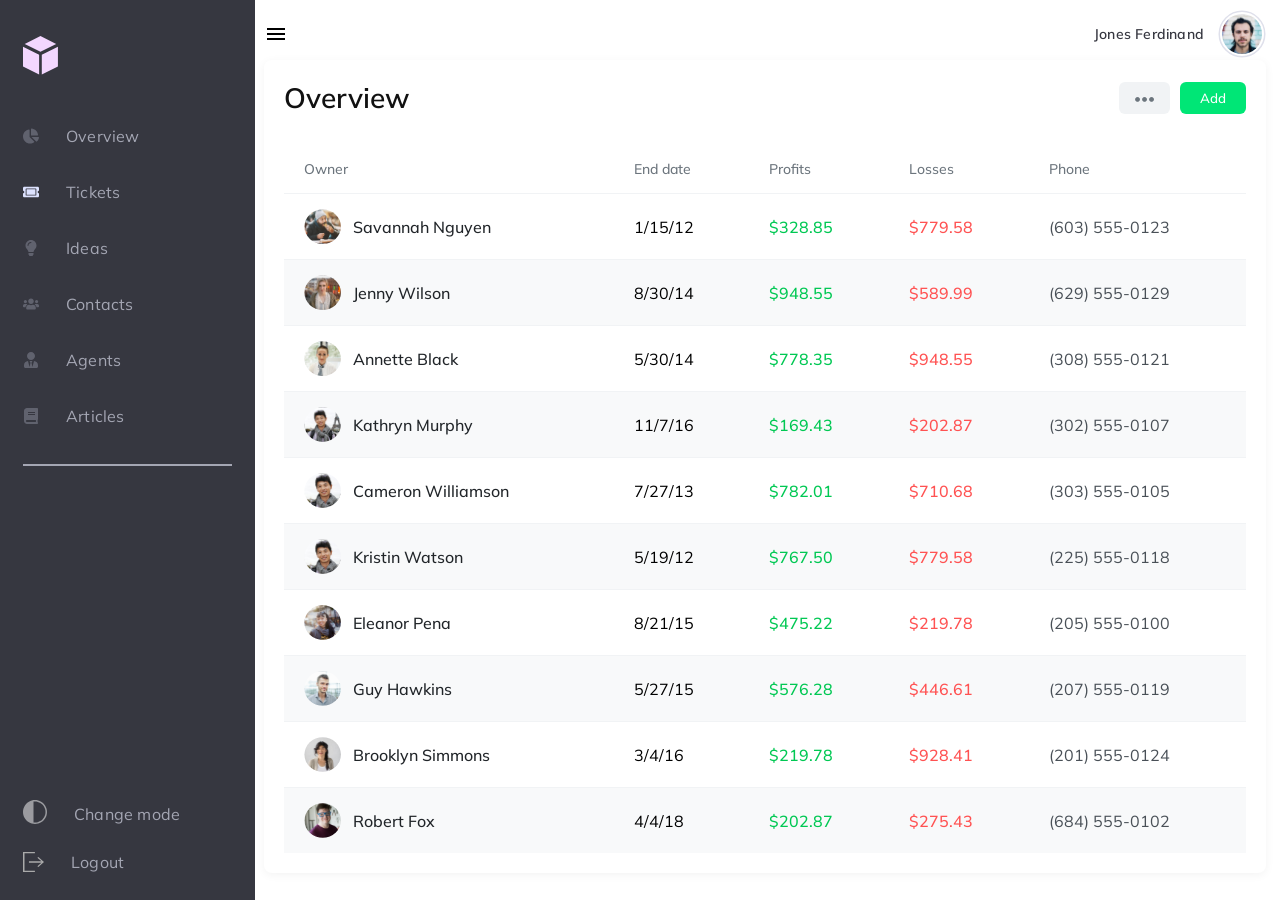
<file: index.html>
<!DOCTYPE html>
<html lang="en">
  <head>
    <meta charset="UTF-8" />
    <meta name="viewport" content="width=device-width, initial-scale=1.0" />
    <title>Dashboard</title>

    <link rel="preconnect" href="https://fonts.googleapis.com" />
    <link rel="preconnect" href="https://fonts.gstatic.com" crossorigin />
    <link
      href="https://fonts.googleapis.com/css2?family=Mulish:ital,wght@0,200..1000;1,200..1000&display=swap"
      rel="stylesheet"
    />

    <link rel="stylesheet" href="./css/style.css" />
  </head>
  <body class="body">
    <nav class="nav">
      <div class="logo-brand">
        <img src="./images/Logo.svg" alt="" />
        <span class="dashboard_title">Dashboard</span>
      </div>
      <div class="menu-items">
        <ul class="menu-link">
          <li class="nav-item">
            <a href="#" class="nav-a">
              <img src="./images/1. overview.svg" alt="" />
              <span class="link-name">Overview</span>
            </a>
          </li>
          <li class="nav-item">
            <a href="./tickets.html" class="nav-a">
              <img src="./images/2. tickets.svg" alt="" />
              <span class="link-name">Tickets</span>
            </a>
          </li>
          <li class="nav-item">
            <a href="#" class="nav-a">
              <img src="./images/3. ideas.svg" alt="" />
              <span class="link-name">Ideas</span>
            </a>
          </li>
          <li class="nav-item">
            <a href="#" class="nav-a">
              <img src="./images/4. contacts.svg" alt="" />
              <span class="link-name">Contacts</span>
            </a>
          </li>
          <li class="nav-item">
            <a href="#" class="nav-a">
              <img src="./images/5. agents.svg" alt="" />
              <span class="link-name">Agents</span>
            </a>
          </li>
          <li class="nav-item">
            <a href="#" class="nav-a">
              <img src="./images/6. articles.svg" alt="" />
              <span class="link-name">Articles</span>
            </a>
          </li>
        </ul>
        <ul class="logout-mode">
          <li class="mode">
            <div class="mode-toggle">
              <a href="#">
                <span class="switch"
                  ><img src="./images/Vector.svg" alt=""
                /></span>
                <span class="link-name">Change mode</span>
              </a>
            </div>
          </li>
          <li>
            <a href="#">
              <img src="./images/Vector1.svg" alt="" />
              <span class="link-name">Logout</span>
            </a>
          </li>
        </ul>
      </div>
    </nav>

    <section class="dashboard">
      <div class="top">
        <img
          src="./images/menu_30dp_000000_FILL0_wght400_GRAD0_opsz24.svg"
          alt=""
          class="sidebar-toggle"
        />

        <div class="profile">
          <h2 class="profile_name">Jones Ferdinand</h2>
          <img src="./images/photo.svg" alt="" />
        </div>
      </div>
      <div class="container">
        <div class="header">
          <h1 class="title">Overview</h1>
          <div class="actions">
            <button class="menu-btn">•••</button>
            <button class="add-btn">Add</button>
          </div>
        </div>

        <table>
          <thead>
            <tr>
              <th>Owner</th>
              <th>End date</th>
              <th>Profits</th>
              <th>Losses</th>
              <th>Phone</th>
            </tr>
          </thead>
          <tbody>
            <tr>
              <td>
                <div class="owner-cell">
                  <img src="./images/Ellipse 1.svg" alt="" />
                  <span class="owner-name">Savannah Nguyen</span>
                </div>
              </td>
              <td>1/15/12</td>
              <td class="profit">$328.85</td>
              <td class="loss">$779.58</td>
              <td class="phone">(603) 555-0123</td>
            </tr>
            <tr>
              <td>
                <div class="owner-cell">
                  <img src="./images/Ellipse 2.svg" alt="" />
                  <span class="owner-name">Jenny Wilson</span>
                </div>
              </td>
              <td>8/30/14</td>
              <td class="profit">$948.55</td>
              <td class="loss">$589.99</td>
              <td class="phone">(629) 555-0129</td>
            </tr>
            <tr>
              <td>
                <div class="owner-cell">
                  <img src="./images/Ellipse 3.svg" alt="" />
                  <span class="owner-name">Annette Black</span>
                </div>
              </td>
              <td>5/30/14</td>
              <td class="profit">$778.35</td>
              <td class="loss">$948.55</td>
              <td class="phone">(308) 555-0121</td>
            </tr>
            <tr>
              <td>
                <div class="owner-cell">
                  <img src="./images/Ellipse 4.svg" alt="" />
                  <span class="owner-name">Kathryn Murphy</span>
                </div>
              </td>
              <td>11/7/16</td>
              <td class="profit">$169.43</td>
              <td class="loss">$202.87</td>
              <td class="phone">(302) 555-0107</td>
            </tr>
            <tr>
              <td>
                <div class="owner-cell">
                  <img src="./images/Ellipse 5.svg" alt="" />
                  <span class="owner-name">Cameron Williamson</span>
                </div>
              </td>
              <td>7/27/13</td>
              <td class="profit">$782.01</td>
              <td class="loss">$710.68</td>
              <td class="phone">(303) 555-0105</td>
            </tr>
            <tr>
              <td>
                <div class="owner-cell">
                  <img src="./images/Ellipse 5 (1).svg" alt="" />
                  <span class="owner-name">Kristin Watson</span>
                </div>
              </td>
              <td>5/19/12</td>
              <td class="profit">$767.50</td>
              <td class="loss">$779.58</td>
              <td class="phone">(225) 555-0118</td>
            </tr>
            <tr>
              <td>
                <div class="owner-cell">
                  <img src="./images/Ellipse 6.svg" alt="" />
                  <span class="owner-name">Eleanor Pena</span>
                </div>
              </td>
              <td>8/21/15</td>
              <td class="profit">$475.22</td>
              <td class="loss">$219.78</td>
              <td class="phone">(205) 555-0100</td>
            </tr>
            <tr>
              <td>
                <div class="owner-cell">
                  <img src="./images/Ellipse 7.svg" alt="" />
                  <span class="owner-name">Guy Hawkins</span>
                </div>
              </td>
              <td>5/27/15</td>
              <td class="profit">$576.28</td>
              <td class="loss">$446.61</td>
              <td class="phone">(207) 555-0119</td>
            </tr>
            <tr>
              <td>
                <div class="owner-cell">
                  <img src="./images/Ellipse 8.svg" alt="" />
                  <span class="owner-name">Brooklyn Simmons</span>
                </div>
              </td>
              <td>3/4/16</td>
              <td class="profit">$219.78</td>
              <td class="loss">$928.41</td>
              <td class="phone">(201) 555-0124</td>
            </tr>
            <tr>
              <td>
                <div class="owner-cell">
                  <img src="./images/Ellipse 9.svg" alt="" />
                  <span class="owner-name">Robert Fox</span>
                </div>
              </td>
              <td>4/4/18</td>
              <td class="profit">$202.87</td>
              <td class="loss">$275.43</td>
              <td class="phone">(684) 555-0102</td>
            </tr>
          </tbody>
        </table>
      </div>
    </section>
  </body>
  <script src="./js/script.js"></script>
</html>
</file>
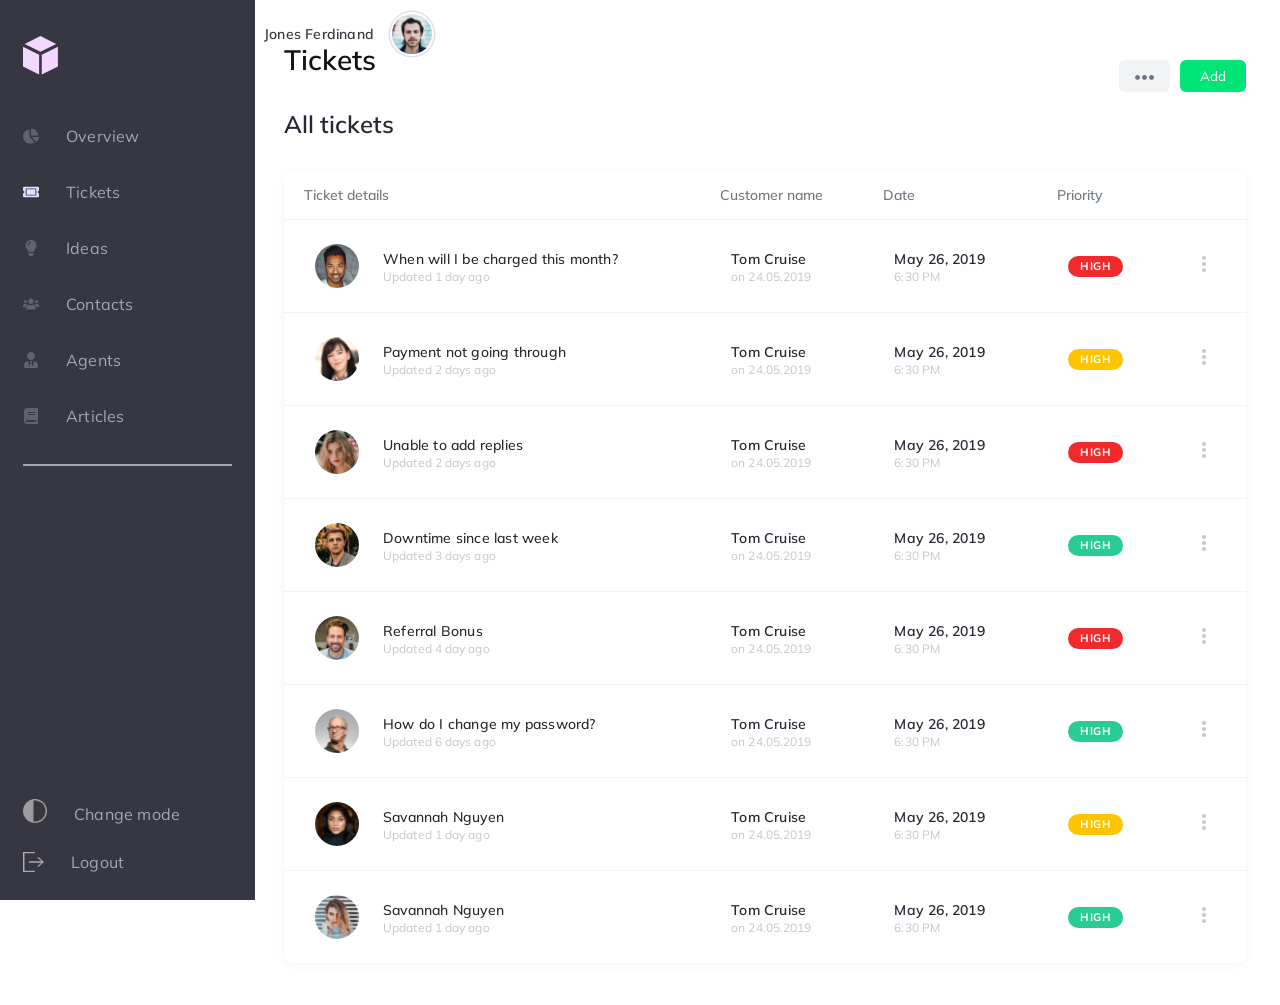
<file: tickets.html>
<!DOCTYPE html>
<html lang="en">
  <head>
    <meta charset="UTF-8" />
    <meta name="viewport" content="width=device-width, initial-scale=1.0" />
    <title>Dashboard</title>

    <link rel="preconnect" href="https://fonts.googleapis.com" />
    <link rel="preconnect" href="https://fonts.gstatic.com" crossorigin />
    <link
      href="https://fonts.googleapis.com/css2?family=Mulish:ital,wght@0,200..1000;1,200..1000&display=swap"
      rel="stylesheet"
    />

    <link rel="stylesheet" href="./css/tickets.css" />
  </head>
  <body class="body">
    <nav class="nav">
      <div class="logo-brand">
        <img src="./images/Logo.svg" alt="" />
        <span class="dashboard_title">Dashboard</span>
      </div>
      <div class="menu-items">
        <ul class="menu-link">
          <li class="nav-item">
            <a href="./index.html" class="nav-a">
              <img src="./images/1. overview.svg" alt="" />
              <span class="link-name">Overview</span>
            </a>
          </li>
          <li class="nav-item">
            <a href="#" class="nav-a">
              <img src="./images/2. tickets.svg" alt="" />
              <span class="link-name">Tickets</span>
            </a>
          </li>
          <li class="nav-item">
            <a href="#" class="nav-a">
              <img src="./images/3. ideas.svg" alt="" />
              <span class="link-name">Ideas</span>
            </a>
          </li>
          <li class="nav-item">
            <a href="#" class="nav-a">
              <img src="./images/4. contacts.svg" alt="" />
              <span class="link-name">Contacts</span>
            </a>
          </li>
          <li class="nav-item">
            <a href="#" class="nav-a">
              <img src="./images/5. agents.svg" alt="" />
              <span class="link-name">Agents</span>
            </a>
          </li>
          <li class="nav-item">
            <a href="#" class="nav-a">
              <img src="./images/6. articles.svg" alt="" />
              <span class="link-name">Articles</span>
            </a>
          </li>
        </ul>
        <ul class="logout-mode">
          <li class="mode">
            <div class="mode-toggle">
              <a href="#">
                <span class="switch"
                  ><img src="./images/Vector.svg" alt=""
                /></span>
                <span class="link-name">Change mode</span>
              </a>
            </div>
          </li>
          <li>
            <a href="#">
              <img src="./images/Vector1.svg" alt="" />
              <span class="link-name">Logout</span>
            </a>
          </li>
        </ul>
      </div>
    </nav>

    <section class="dashboard">
      <div class="top">
        <img
          src="./images/menu_30dp_000000_FILL0_wght400_GRAD0_opsz24.svg"
          alt=""
          class="sidebar-toggle"
        />

        <div class="profile">
          <h2 class="profile_name">Jones Ferdinand</h2>
          <img src="./images/photo.svg" alt="" />
        </div>
      </div>

      <div class="container">
        <div class="header">
          <h1 class="title">Tickets</h1>
          <div class="actions">
            <button class="menu-btn">•••</button>
            <button class="add-btn">Add</button>
          </div>
        </div>

        <h1>All tickets</h1>

        <div class="tickets-table">
          <table>
            <thead>
              <tr>
                <th>Ticket details</th>
                <th>Customer name</th>
                <th>Date</th>
                <th>Priority</th>
              </tr>
            </thead>
            <tbody>
              <tr>
                <td>
                  <div class="owner-cell">
                    <img src="./images/one.svg" alt="" />
                    <div class="owner-div">
                      <span class="owner-name"
                        >When will I be charged this month?</span
                      >
                      <p class="owner-time-update">Updated 1 day ago</p>
                    </div>
                  </div>
                </td>
                <div>
                  <td>
                    <span>Tom Cruise</span>
                    <p class="table-date">on 24.05.2019</p>
                  </td>
                </div>
                <td>
                  <span>May 26, 2019</span>
                  <p class="table-time">6:30 PM</p>
                </td>
                <td>
                  <button style="background-color: #f12b2c" class="holat">
                    High
                  </button>
                </td>
                <td>
                  <button><img src="./images/3dot.svg" alt="" /></button>
                </td>
              </tr>
              <tr>
                <td>
                  <div class="owner-cell">
                    <img src="./images/two.svg" alt="" />
                    <div class="owner-div">
                      <span class="owner-name">Payment not going through</span>
                      <p class="owner-time-update">Updated 2 days ago</p>
                    </div>
                  </div>
                </td>
                <div>
                  <td>
                    <span>Tom Cruise</span>
                    <p class="table-date">on 24.05.2019</p>
                  </td>
                </div>
                <td>
                  <span>May 26, 2019</span>
                  <p class="table-time">6:30 PM</p>
                </td>
                <td>
                  <button style="background-color: #fec400" class="holat">
                    High
                  </button>
                </td>
                <td>
                  <button><img src="./images/3dot.svg" alt="" /></button>
                </td>
              </tr>
              <tr>
                <td>
                  <div class="owner-cell">
                    <img src="./images/3.svg" alt="" />
                    <div class="owner-div">
                      <span class="owner-name">Unable to add replies</span>
                      <p class="owner-time-update">Updated 2 days ago</p>
                    </div>
                  </div>
                </td>
                <div>
                  <td>
                    <span>Tom Cruise</span>
                    <p class="table-date">on 24.05.2019</p>
                  </td>
                </div>
                <td>
                  <span>May 26, 2019</span>
                  <p class="table-time">6:30 PM</p>
                </td>
                <td>
                  <button style="background-color: #f12b2c" class="holat">
                    High
                  </button>
                </td>
                <td>
                  <button><img src="./images/3dot.svg" alt="" /></button>
                </td>
              </tr>
              <tr>
                <td>
                  <div class="owner-cell">
                    <img src="./images/four.svg" alt="" />
                    <div class="owner-div">
                      <span class="owner-name">Downtime since last week</span>
                      <p class="owner-time-update">Updated 3 days ago</p>
                    </div>
                  </div>
                </td>
                <div>
                  <td>
                    <span>Tom Cruise</span>
                    <p class="table-date">on 24.05.2019</p>
                  </td>
                </div>
                <td>
                  <span>May 26, 2019</span>
                  <p class="table-time">6:30 PM</p>
                </td>
                <td>
                  <button style="background-color: #29cc97" class="holat">
                    High
                  </button>
                </td>
                <td>
                  <button><img src="./images/3dot.svg" alt="" /></button>
                </td>
              </tr>
              <tr>
                <td>
                  <div class="owner-cell">
                    <img src="./images/5.svg" alt="" />
                    <div class="owner-div">
                      <span class="owner-name">Referral Bonus</span>
                      <p class="owner-time-update">Updated 4 day ago</p>
                    </div>
                  </div>
                </td>
                <div>
                  <td>
                    <span>Tom Cruise</span>
                    <p class="table-date">on 24.05.2019</p>
                  </td>
                </div>
                <td>
                  <span>May 26, 2019</span>
                  <p class="table-time">6:30 PM</p>
                </td>
                <td>
                  <button style="background-color: #f12b2c" class="holat">
                    High
                  </button>
                </td>
                <td>
                  <button><img src="./images/3dot.svg" alt="" /></button>
                </td>
              </tr>
              <tr>
                <td>
                  <div class="owner-cell">
                    <img src="./images/4.svg" alt="" />
                    <div class="owner-div">
                      <span class="owner-name"
                        >How do I change my password?</span
                      >
                      <p class="owner-time-update">Updated 6 days ago</p>
                    </div>
                  </div>
                </td>
                <div>
                  <td>
                    <span>Tom Cruise</span>
                    <p class="table-date">on 24.05.2019</p>
                  </td>
                </div>
                <td>
                  <span>May 26, 2019</span>
                  <p class="table-time">6:30 PM</p>
                </td>
                <td>
                  <button style="background-color: #29cc97" class="holat">
                    High
                  </button>
                </td>
                <td>
                  <button><img src="./images/3dot.svg" alt="" /></button>
                </td>
              </tr>
              <tr>
                <td>
                  <div class="owner-cell">
                    <img src="./images/6.svg" alt="" />
                    <div class="owner-div">
                      <span class="owner-name">Savannah Nguyen</span>
                      <p class="owner-time-update">Updated 1 day ago</p>
                    </div>
                  </div>
                </td>
                <div>
                  <td>
                    <span>Tom Cruise</span>
                    <p class="table-date">on 24.05.2019</p>
                  </td>
                </div>
                <td>
                  <span>May 26, 2019</span>
                  <p class="table-time">6:30 PM</p>
                </td>
                <td>
                  <button style="background-color: #fec400" class="holat">
                    High
                  </button>
                </td>
                <td>
                  <button><img src="./images/3dot.svg" alt="" /></button>
                </td>
              </tr>
              <tr>
                <td>
                  <div class="owner-cell">
                    <img src="./images/7.svg" alt="" />
                    <div class="owner-div">
                      <span class="owner-name">Savannah Nguyen</span>
                      <p class="owner-time-update">Updated 1 day ago</p>
                    </div>
                  </div>
                </td>
                <div>
                  <td>
                    <span>Tom Cruise</span>
                    <p class="table-date">on 24.05.2019</p>
                  </td>
                </div>
                <td>
                  <span>May 26, 2019</span>
                  <p class="table-time">6:30 PM</p>
                </td>
                <td>
                  <button style="background-color: #29cc97" class="holat">
                    High
                  </button>
                </td>
                <td>
                  <button><img src="./images/3dot.svg" alt="" /></button>
                </td>
              </tr>
            </tbody>
          </table>
        </div>
      </div>
    </section>
  </body>
  <script src="./js/script.js"></script>
</html>
</file>
<file: css/style.css>
* {
  margin: 0;
  padding: 0;
  box-sizing: border-box;
  list-style-type: none;
  text-decoration: none;
  font-family: "Mulish", sans-serif;
}

:root {
  --bg-color-bar: rgba(54, 55, 64, 1);
  --text-color: rgba(164, 166, 179, 1);
  --bg-hover-btn: rgba(159, 162, 180, 1);
  --color-hower-text: rgba(221, 226, 255, 1);
  --color-white: #ffffff;
  --tran-05: all 0.5s ease;
}

body.dark {
  --bg-color-bar: #ffffff;
  --text-color: rgba(54, 55, 64, 1);
  --color-white: rgba(54, 55, 64, 1);
}

.nav {
  position: fixed;
  top: 0;
  left: 0;
  width: 255px;
  height: 100%;
  padding: 36px 23px 0;
  background-color: var(--bg-color-bar);
  color: var(--text-color);
  transition: var(--tran-05);
}

.body {
  background-color: var(--color-white);
}

.logo-brand {
  display: flex;
  align-items: center;
}

.logo-brand span {
  font-family: Mulish;
  font-weight: 700;
  font-size: 19px;
  line-height: 100%;
  letter-spacing: 0.4px;
  color: var(--text-color);
  margin-left: 19px;
  transition: var(--tran-05);
}

.nav .menu-items {
  margin-top: 53px;
  height: calc(100% - 120px);
  display: flex;
  flex-direction: column;
  justify-content: space-between;
}

.nav-item {
  height: 56px;
}

.nav-a {
  display: flex;
  align-items: center;
  text-decoration: none;
  position: relative;
  color: var(--text-color);
}

.link-name {
  margin-left: 27px;
  font-weight: 400;
  font-size: 16px;
  line-height: 100%;
  letter-spacing: 0.2px;
  color: var(--text-color);
}

.menu-link {
  border-bottom: 2px solid var(--text-color);
}

.mode {
  margin-bottom: 24px;
}

.logout-mode li a {
  display: flex;
  align-items: center;
  text-decoration: none;
  position: relative;
}

.dashboard {
  position: relative;
  left: 250px;
  background-color: var(--panel-color);
  min-height: 100vh;
  width: calc(100% - 250px);
  padding: 10px 14px;
  transition: var(--tran-05);
}

.dashboard .top {
  position: fixed;
  top: 0;
  left: 250px;
  display: flex;
  width: calc(100% - 250px);
  justify-content: space-between;
  align-items: center;
  padding: 10px 14px;
  background-color: var(--panel-color);
  transition: var(--tran-05);
  z-index: 10;
}
.dashboard .top .sidebar-toggle {
  font-size: 26px;
  color: var(--text-color);
  cursor: pointer;
}
.profile {
  display: flex;
  align-items: center;
  gap: 14px;
}

.profile_name {
  font-family: Mulish;
  font-weight: 600;
  font-size: 14px;
  line-height: 20px;
  letter-spacing: 0.2px;
  text-align: right;
  color: var(--bg-color-bar);
}

nav.close {
  width: 70px;
}
.dashboard_title {
  opacity: 0;
  pointer-events: none;
}

.nav.close .nav-item .nav-a,
.link-name.close {
  opacity: 0;
  pointer-events: none;

  .nav-a img.close {
    filter: invert(34%) sepia(80%) saturate(600%) hue-rotate(200deg);
  }
}
nav.close ~ .dashboard {
  left: 73px;
  width: calc(100% - 73px);
}
nav.close ~ .dashboard .top {
  left: 73px;
  width: calc(100% - 73px);
}

.container {
  max-width: 1200px;
  margin: 50px auto 0;
  background-color: white;
  border-radius: 8px;
  box-shadow: 0 2px 10px rgba(0, 0, 0, 0.05);
  padding: 20px;
}

.header {
  display: flex;
  justify-content: space-between;
  align-items: center;
  margin-bottom: 30px;
}

.title {
  font-size: 28px;
  font-weight: 600;
  color: #111;
}

.actions {
  display: flex;
  gap: 10px;
}

.menu-btn {
  background-color: #f1f3f5;
  border: none;
  border-radius: 6px;
  padding: 8px 15px;
  cursor: pointer;
  color: #6c757d;
}

.add-btn {
  background-color: #00e676;
  border: none;
  border-radius: 6px;
  padding: 8px 20px;
  cursor: pointer;
  color: white;
  font-weight: 500;
}

table {
  width: 100%;
  border-collapse: collapse;
}

th {
  text-align: left;
  padding: 15px 20px;
  color: #6c757d;
  font-weight: 500;
  font-size: 14px;
}

td {
  padding: 15px 20px;
  border-top: 1px solid #f1f3f5;
}

tr:nth-child(even) {
  background-color: #f8f9fa;
}

.owner-cell {
  display: flex;
  align-items: center;
  gap: 12px;
}

.avatar {
  width: 40px;
  height: 40px;
  border-radius: 50%;
  object-fit: cover;
  background-color: #e9ecef;
}

.owner-name {
  font-weight: 500;
  color: #212529;
}

.profit {
  color: #00c853;
  font-weight: 500;
}

.loss {
  color: #ff5252;
  font-weight: 500;
}

.phone {
  color: #495057;
}
</file>
<file: css/tickets.css>
* {
  margin: 0;
  padding: 0;
  box-sizing: border-box;
  list-style-type: none;
  text-decoration: none;
  font-family: "Mulish", sans-serif;
}

:root {
  --bg-color-bar: rgba(54, 55, 64, 1);
  --text-color: rgba(164, 166, 179, 1);
  --bg-hover-btn: rgba(159, 162, 180, 1);
  --color-hower-text: rgba(221, 226, 255, 1);
  --color-white: #ffffff;
  --tran-05: all 0.5s ease;
}

body.dark {
  --bg-color-bar: #ffffff;
  --text-color: rgba(54, 55, 64, 1);
  --color-white: rgba(54, 55, 64, 1);
}

.nav {
  position: fixed;
  top: 0;
  left: 0;
  width: 255px;
  height: 100%;
  padding: 36px 23px 0;
  background-color: var(--bg-color-bar);
  color: var(--text-color);
  transition: var(--tran-05);
  z-index: 1000;
}

.logo-brand {
  display: flex;
  align-items: center;
}

.logo-brand span {
  font-family: Mulish;
  font-weight: 700;
  font-size: 19px;
  line-height: 100%;
  letter-spacing: 0.4px;
  color: var(--text-color);
  margin-left: 19px;
  transition: var(--tran-05);
}

.nav .menu-items {
  margin-top: 53px;
  height: calc(100% - 120px);
  display: flex;
  flex-direction: column;
  justify-content: space-between;
}

.nav-item {
  height: 56px;
}

.nav-a {
  display: flex;
  align-items: center;
  text-decoration: none;
  position: relative;
  color: var(--text-color);
}

.link-name {
  margin-left: 27px;
  font-weight: 400;
  font-size: 16px;
  line-height: 100%;
  letter-spacing: 0.2px;
  color: var(--text-color);
}

.menu-link {
  border-bottom: 2px solid var(--text-color);
}

.mode {
  margin-bottom: 24px;
}

.logout-mode li a {
  display: flex;
  align-items: center;
  text-decoration: none;
  position: relative;
}

.dashboard {
  position: relative;
  left: 250px;
  background-color: var(--panel-color);
  min-height: 100vh;
  width: calc(100% - 250px);
  padding: 10px 14px;
  transition: var(--tran-05);
}

.dashboard .top {
  position: fixed;
  top: 0;
  left: 250px;
  display: flex;
  width: calc(100% - 250px);
  justify-content: space-between;
  align-items: center;
  padding: 10px 14px;
  background-color: var(--panel-color);
  transition: var(--tran-05);
  z-index: 10;
}
.dashboard .top .sidebar-toggle {
  font-size: 26px;
  color: var(--text-color);
  cursor: pointer;
}
.profile {
  display: flex;
  align-items: center;
  gap: 14px;
}

.profile_name {
  font-family: Mulish;
  font-weight: 600;
  font-size: 14px;
  line-height: 20px;
  letter-spacing: 0.2px;
  text-align: right;
  color: var(--bg-color-bar);
}

nav.close {
  width: 70px;
}
.dashboard_title {
  opacity: 0;
  pointer-events: none;
}

.nav.close .nav-item .nav-a,
.link-name.close {
  opacity: 0;
  pointer-events: none;

  .nav-a img.close {
    filter: invert(34%) sepia(80%) saturate(600%) hue-rotate(200deg);
  }
}
nav.close ~ .dashboard {
  left: 73px;
  width: calc(100% - 73px);
}
nav.close ~ .dashboard .top {
  left: 73px;
  width: calc(100% - 73px);
}

.container {
  max-width: 1200px;
  margin: 0 auto;
  padding: 32px 20px;
}

.header {
  display: flex;
  align-items: center;
  justify-content: space-between;
}

h1 {
  font-size: 24px;
  font-weight: 600;
  margin-bottom: 32px;
  color: #252733;
}

.tickets-table {
  background-color: #fff;
  border-radius: 8px;
  box-shadow: 0 2px 10px rgba(0, 0, 0, 0.05);
  overflow-x: auto; 
}

.table-header {
  display: flex;
  padding: 14px 24px;
  border-bottom: 1px solid #dfe0eb;
  color: #9fa2b4;
  font-size: 14px;
  font-weight: 500;
}

.ticket-row {
  display: flex;
  padding: 20px 24px;
  border-bottom: 1px solid #dfe0eb;
  transition: background-color 0.2s;
}

.ticket-row:hover {
  background-color: #f9f9fd;
}

.ticket-row:last-child {
  border-bottom: none;
}

.column {
  flex: 1;
  display: flex;
  flex-direction: column;
  justify-content: center;
}

.title {
  font-size: 28px;
  font-weight: 600;
  color: #111;
}

.actions {
  display: flex;
  gap: 10px;
}

.menu-btn {
  background-color: #f1f3f5;
  border: none;
  border-radius: 6px;
  padding: 8px 15px;
  cursor: pointer;
  color: #6c757d;
}

.add-btn {
  background-color: #00e676;
  border: none;
  border-radius: 6px;
  padding: 8px 20px;
  cursor: pointer;
  color: white;
  font-weight: 500;
}

table {
  width: 100%;
  border-collapse: collapse;
}

th {
  text-align: left;
  padding: 15px 20px;
  color: #6c757d;
  font-weight: 500;
  font-size: 14px;
}

td {
  padding: 24px 31px;
  border-top: 1px solid #f1f3f5;
}

tr {
  cursor: pointer;
}

tr:hover {
  background-color: #f7f8ff;
}

.owner-cell {
  display: flex;
  align-items: center;
  gap: 24px;
}

.owner-time-update {
  font-family: Mulish;
  font-weight: 400;
  font-size: 12px;
  line-height: 16px;
  letter-spacing: 0.1px;
  color: #c5c7cd;
}

.avatar {
  width: 40px;
  height: 40px;
  border-radius: 50%;
  object-fit: cover;
  background-color: #e9ecef;
}

.owner-name {
  font-weight: 500;
  color: #212529;
}

button {
  background: none;
  border: none;
}

.holat {
  padding: 5px 12px;
  font-family: Mulish;
  font-weight: 700;
  font-size: 11px;
  line-height: 100%;
  letter-spacing: 0.5px;
  text-align: center;
  vertical-align: middle;
  text-transform: uppercase;
  color: #ffffff;
  border-radius: 100px;
}

.table-time,
.table-date {
  font-family: Mulish;
  font-weight: 400;
  font-size: 12px;
  line-height: 16px;
  letter-spacing: 0.1px;
  color: #c5c7cd;
}

span {
  font-family: Mulish;
  font-weight: 600;
  font-size: 14px;
  line-height: 20px;
  letter-spacing: 0.2px;
  color: #252733;
}

.sidebar-toggle {
  display: none;
}

@media screen and (max-width: 1200px) {
  .container {
    padding: 20px 15px;
  }

  td {
    padding: 20px 15px;
  }

  .owner-cell {
    gap: 15px;
  }
}

@media screen and (max-width: 992px) {
  .nav {
    width: 200px;
  }

  .dashboard {
    left: 200px;
    width: calc(100% - 200px);
  }

  .dashboard .top {
    left: 200px;
    width: calc(100% - 200px);
  }

  nav.close ~ .dashboard {
    left: 70px;
    width: calc(100% - 70px);
  }

  nav.close ~ .dashboard .top {
    left: 70px;
    width: calc(100% - 70px);
  }

  .owner-name {
    font-size: 13px;
  }

  th {
    padding: 12px 10px;
  }

  td {
    padding: 15px 10px;
  }
}

@media screen and (max-width: 768px) {
  .sidebar-toggle {
    display: block;
  }

  .nav {
    width: 0;
    padding: 0;
    overflow: hidden;
  }

  .nav.active {
    width: 250px;
    padding: 36px 23px 0;
  }

  .dashboard {
    left: 0;
    width: 100%;
  }

  .dashboard .top {
    left: 0;
    width: 100%;
  }

  .header {
    flex-direction: column;
    align-items: flex-start;
    gap: 15px;
  }

  .actions {
    width: 100%;
    justify-content: flex-end;
  }

  h1 {
    margin-bottom: 20px;
  }

  .profile_name {
    font-size: 12px;
  }
}

@media screen and (max-width: 576px) {
  .container {
    padding: 15px 10px;
  }

  .tickets-table {
    overflow-x: auto;
  }

  table {
    min-width: 650px; 
  }

  .profile {
    gap: 8px;
  }

  .profile_name {
    max-width: 100px;
    white-space: nowrap;
    overflow: hidden;
    text-overflow: ellipsis;
  }

  .title {
    font-size: 22px;
  }

  .owner-cell {
    gap: 10px;
  }

  .owner-div {
    max-width: 120px;
  }

  .owner-name {
    white-space: nowrap;
    overflow: hidden;
    text-overflow: ellipsis;
  }
}
</file>
